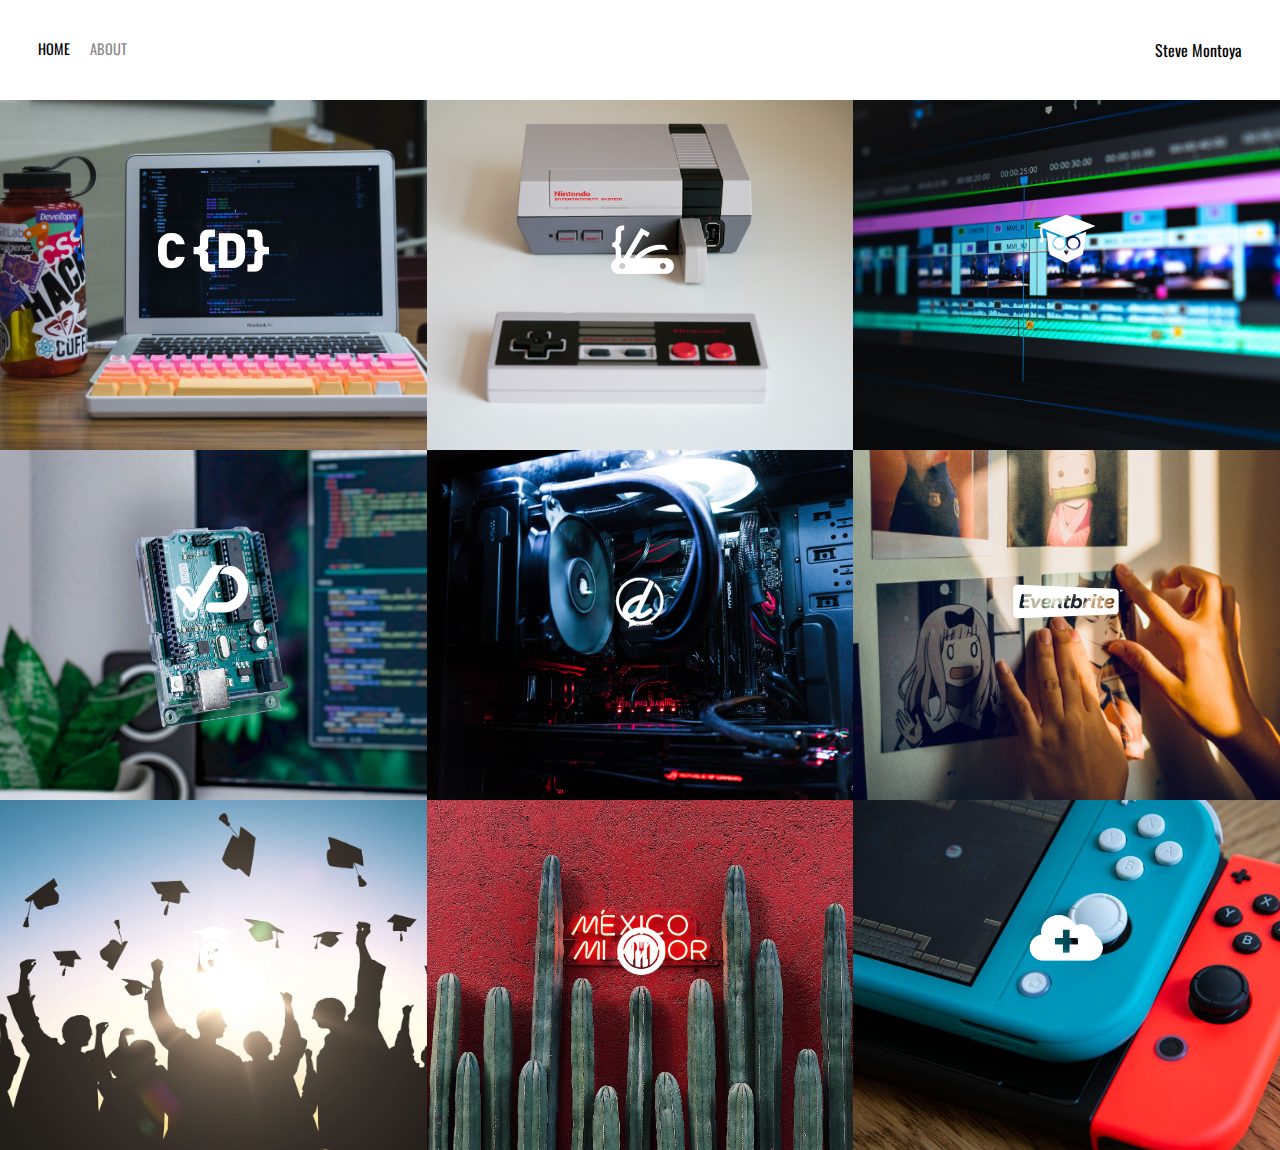
<file: index.html>
<!DOCTYPE html>
<html lang="en">
<head>
    <meta charset="UTF-8">
    <meta http-equiv="X-UA-Compatible" content="IE=edge">
    <meta name="viewport" content="width=device-width, initial-scale=1.0">
    <title>Document</title>
    <link href="https://fonts.googleapis.com/css2?family=Oswald:wght@600&display=swap" rel="stylesheet">
    <link rel="Stylesheet" href="website.css">
</head>
<body>
    <div class="container">
        <div class="nav-wrapper">
            <div class="left-side">
                <div class="nav-link-wrapper active-nav-link">
                    <a href="Website.html">Home</a>
                </div>

                <div class="nav-link-wrapper">
                    <a href="About.html">About</a>
                </div>
            </div>
            
        
        <div class="right-side">
            <div class="brand">
                <div>Steve Montoya</div>
            </div>
        </div>
    </div>

        <div class="content-wrapper">
            <div class="portfolio-items-wrapper">
                
                <div class="portfolio-item-wrapper">
                    <div class="portfolio-img-background" style="background-image:url(Images/portfolio2.jpg);"></div>
                    

                    <div class="img-text-wrapper">
                        <div class="logo-wrapper">
                            <img src="logos/crondose.png" alt="Yes">
                        </div>
                        <div class="subtitle">
                            I made this Website
                        </div>
                    </div>
                </div>
                <div class="portfolio-item-wrapper">
                    <div class="portfolio-img-background" style="background-image:url(Images/portfolio1.jpg);"></div>
                    
                    <div class="img-text-wrapper">
                        <div class="logo-wrapper">
                            <img src="logos/devcamp.png" alt="No">
                        </div>
                        <div class="subtitle">
                            I made this program
                        </div>
                    </div>
                </div>
                <div class="portfolio-item-wrapper">
                    <div class="portfolio-img-background" style="background-image:url(Images/portfolio3.jpg);"></div>
                    
                    <div class="img-text-wrapper">
                        <div class="logo-wrapper">
                            <img src="logos/dailysmarty.png" alt="Maybe">
                        </div>
                        <div class="subtitle">
                            Adobe Premier Pro is only one of skills 
                        </div>
                    </div>
                </div>
                <div class="portfolio-item-wrapper">
                    <div class="portfolio-img-background" style="background-image:url(Images/portfolio4.jpg);"></div>
                    
                    <div class="img-text-wrapper">
                        <div class="logo-wrapper">
                            <img src="logos/dashtrack.png" alt="mmm">
                        </div>
                        <div class="subtitle">
                            This Mini Computer is my house server
                        </div>
                    </div>
                </div>
                <div class="portfolio-item-wrapper">
                    <div class="portfolio-img-background" style="background-image:url(Images/portfolio11.jpg);"></div>
                    
                    <div class="img-text-wrapper">
                        <div class="logo-wrapper">
                            <img src="logos/open-devos.png" alt="devos">
                        </div>
                        <div class="subtitle">
                            I made this Computer
                        </div>
                    </div>
                </div>
                <div class="portfolio-item-wrapper">
                    <div class="portfolio-img-background" style="background-image:url(Images/portfolio6.jpg);"></div>
                    
                    <div class="img-text-wrapper">
                        <div class="logo-wrapper">
                            <img src="logos/eventbrite.png" alt="Wrapper">
                        </div>
                        <div class="subtitle">
                            I Like exploring new ideas
                        </div>
                    </div>
                </div>
                <div class="portfolio-item-wrapper">
                    <div class="portfolio-img-background" style="background-image:url(Images/GraduationHatsThrownIntoTheAir-1400x891-1.jpg);"></div>
                    
                    <div class="img-text-wrapper">
                        <div class="logo-wrapper">
                            <img src="logos/edutechional.png" alt="College">
                        </div>
                        <div class="subtitle">
                            I Graduated
                        </div>
                    </div>
                </div>
                <div class="portfolio-item-wrapper">
                    <div class="portfolio-img-background" style="background-image:url(Images/portfolio8.jpg);"></div>
                    
                    <div class="img-text-wrapper">
                        <div class="logo-wrapper">
                            <img src="logos/toastability.png" alt="Mexico">
                        </div>
                        <div class="subtitle">
                            Vengo Desde Mexico
                        </div>
                    </div>
                </div>
                <div class="portfolio-item-wrapper">
                    <div class="portfolio-img-background" style="background-image:url(Images/23-nintendo-switch-lite.jpg);"></div>
                    
                    <div class="img-text-wrapper">
                        <div class="logo-wrapper">
                            <img src="logos/shop-hacker.png" alt="Switch">
                        </div>
                        <div class="subtitle">
                            I hacked this console to run unassigned code
                        </div>
                    </div>
                </div>
            </div>
        </div>
</body>
<script>
    const portfolioItems = document.querySelectorAll('.portfolio-item-wrapper')

    portfolioItems.forEach(portfolioItem => {
        portfolioItem.addEventListener('mouseover', () =>{
            console.log(portfolioItem.childNodes[1].classList);
            portfolioItem.childNodes[1].classList.add('img-darken');
            
        })

        portfolioItem.addEventListener('mouseout', () =>{
            portfolioItem.childNodes[1].classList.remove('img-darken');
        }) 

    })
</script>
</html>
</file>
<file: website.css>
/*Master Styles*/
body {
    font-family: "oswald", sans-serif;
    margin: 0px;
}

.container {
    display: grid;
    grid-template-columns: 1fr;
}

/*nav Styles*/
.nav-wrapper { 
    display: flex;
    justify-content: space-between;
    padding: 38px;
}

.left-side{
    display: flex;
}

.nav-wrapper > .left-side > div {
    margin-right: 20px;
    font-size: 0.9em;
    text-transform: uppercase;
}

.nav-link-wrapper {
    height: 22px;
    border-bottom: 1px solid transparent;
    transition: border-bottom 0.5s;
}

.nav-link-wrapper a {
    color: #8a8a8a;
    text-decoration: none;
    transition: color 0.5s;
}

.nav-link-wrapper:hover {
    border-bottom: 1px solid black;
}

.nav-link-wrapper a:hover {
    color: black;
}

.active-nav-link{
    border-bottom: black;
}

.active-nav-link a {
    color: black !important;
}

/*Portfolio Styles*/

.portfolio-items-wrapper {
    display: grid;
    grid-template-columns: 1fr 1fr 1fr;
}

.portfolio-item-wrapper {
    position: relative;
}

.portfolio-img-background {
    height: 350px;
    width: 100%;
    background-size: cover;
    background-position: center;
    background-repeat: no-repeat;
}

.img-text-wrapper {
    position: absolute;
    top: 0;
    display: flex;
    flex-direction: column;
    justify-content: center;
    align-items: center;
    height: 100%;
    text-align: center;
    padding-left: 100px;
    padding-right: 100px;
}
.logo-wrapper img {
    width: 50%;
    margin-bottom: 20px;
}

.img-text-wrapper .subtitle{
    transition: 1s;
    color: transparent;
    font-weight: 600;

}
.img-text-wrapper:hover .subtitle {
    font-weight: 600;
    color: lightseagreen;
}

.img-darken {
    transition: 1s;
    filter: brightness(10%);
}

/* About page */
.two-column-wrapper {
    display: grid;
    grid-template-columns: 1fr 1fr;
}

.profile-image-wrapper img{
    width: 100%;
}

.profile-content-wrapper{
    padding: 30px;
}
.profile-content-wrapper h1 {
    color: lightseagreen;
}
</file>
